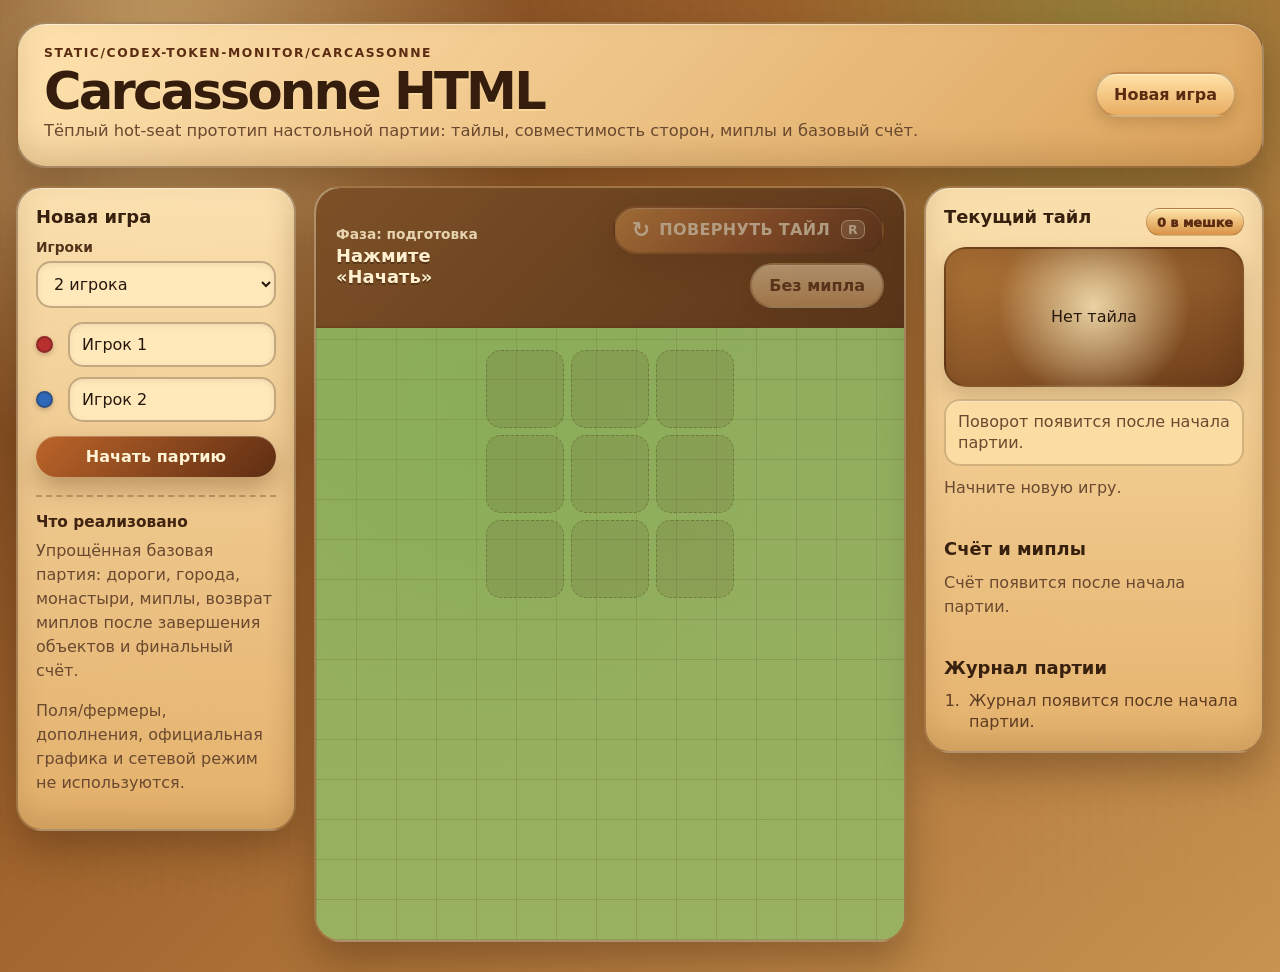
<file: static/codex-token-monitor/carcassonne/index.html>
<!doctype html>
<html lang="ru">
<head>
  <meta charset="utf-8" />
  <meta name="viewport" content="width=device-width, initial-scale=1" />
  <title>Carcassonne HTML Prototype</title>
  <link rel="stylesheet" href="styles.css" />
</head>
<body>
  <div class="app-shell">
    <header class="topbar">
      <div>
        <p class="eyebrow">static/codex-token-monitor/carcassonne</p>
        <h1>Carcassonne HTML</h1>
        <p class="subtitle">Тёплый hot-seat прототип настольной партии: тайлы, совместимость сторон, миплы и базовый счёт.</p>
      </div>
      <button id="new-game-top" class="ghost-button" type="button">Новая игра</button>
    </header>

    <main class="layout">
      <aside class="panel setup-panel" id="setup-panel">
        <h2>Новая игра</h2>
        <label class="field-label" for="player-count">Игроки</label>
        <select id="player-count">
          <option value="2">2 игрока</option>
          <option value="3">3 игрока</option>
          <option value="4">4 игрока</option>
          <option value="5">5 игроков</option>
        </select>
        <div id="player-names" class="player-names"></div>
        <button id="start-game" class="primary-button" type="button">Начать партию</button>

        <section class="rules-note">
          <h3>Что реализовано</h3>
          <p>Упрощённая базовая партия: дороги, города, монастыри, миплы, возврат миплов после завершения объектов и финальный счёт.</p>
          <p>Поля/фермеры, дополнения, официальная графика и сетевой режим не используются.</p>
        </section>
      </aside>

      <section class="board-panel">
        <div class="board-toolbar">
          <div>
            <p class="turn-label" id="phase-label">Фаза: подготовка</p>
            <h2 id="current-player-title">Нажмите «Начать»</h2>
          </div>
          <div class="toolbar-actions">
            <button id="rotate-tile" class="rotate-button" type="button" aria-keyshortcuts="R" title="Повернуть текущий тайл перед размещением: кнопка или клавиша R">
              <span class="rotate-icon" aria-hidden="true">↻</span>
              <span>Повернуть тайл</span>
              <span class="kbd">R</span>
            </button>
            <button id="skip-meeple" class="secondary-button" type="button">Без мипла</button>
          </div>
        </div>

        <div id="board" class="board" aria-label="Игровое поле"></div>
      </section>

      <aside class="panel side-panel">
        <section class="current-tile-card">
          <div class="card-header">
            <h2>Текущий тайл</h2>
            <span id="deck-counter" class="pill">0 в мешке</span>
          </div>
          <div id="current-tile" class="tile-preview" aria-live="polite"></div>
          <div id="rotation-status" class="rotation-status">Поворот появится после начала партии.</div>
          <p id="tile-hint" class="hint">Поверните тайл и выберите подсвеченную клетку.</p>
          <div id="feature-actions" class="feature-actions"></div>
        </section>

        <section class="score-card">
          <h2>Счёт и миплы</h2>
          <div id="scoreboard" class="scoreboard"></div>
        </section>

        <section class="log-card">
          <h2>Журнал партии</h2>
          <ol id="event-log" class="event-log"></ol>
        </section>
      </aside>
    </main>
  </div>

  <script src="game.js"></script>
  <script src="app.js"></script>
</body>
</html>
</file>
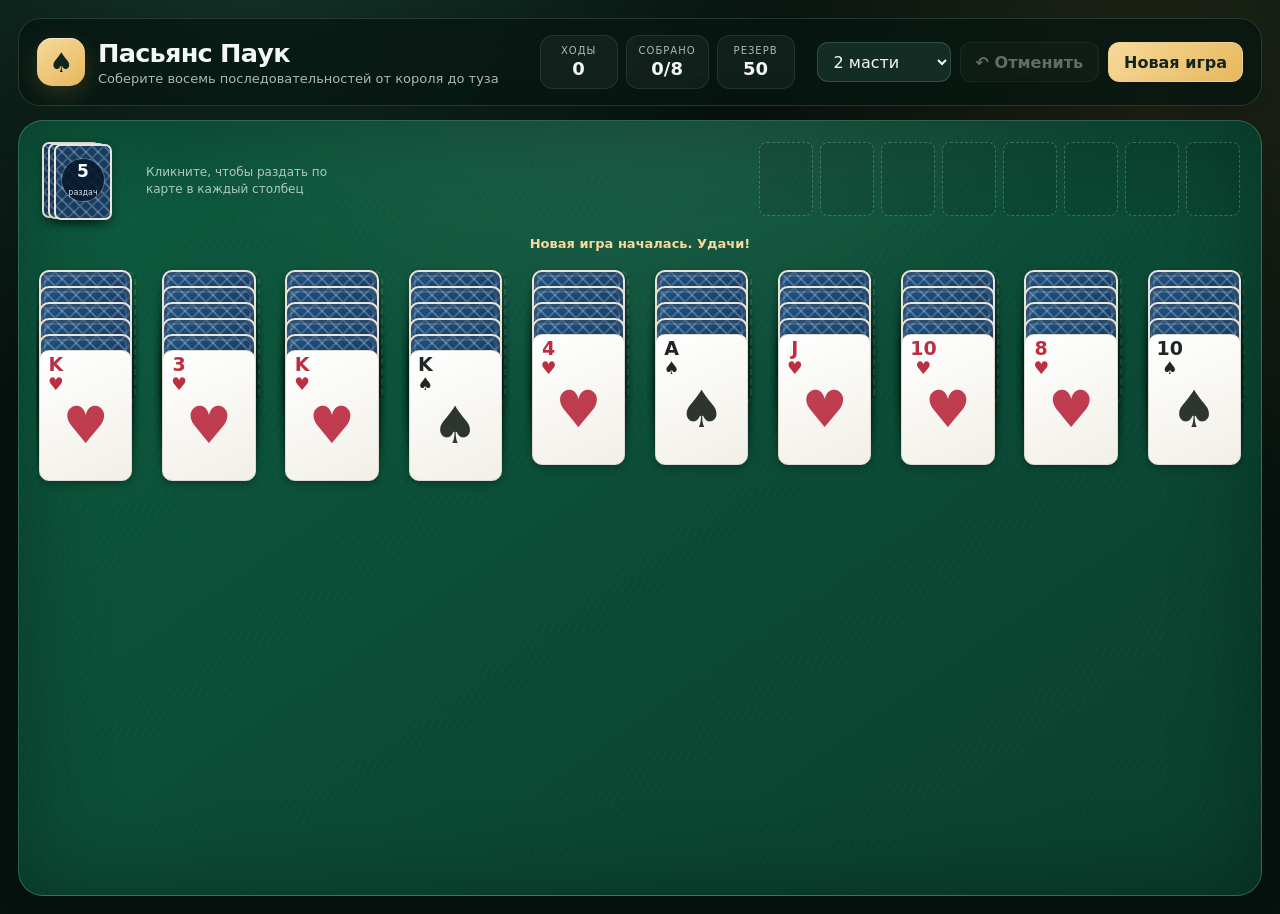
<file: static/codex-token-monitor/zworker-auto-spider-solitaire/index.html>
<!doctype html>
<html lang="ru">
<head>
  <meta charset="utf-8">
  <meta name="viewport" content="width=device-width, initial-scale=1">
  <meta name="color-scheme" content="dark">
  <title>Пасьянс Паук</title>
  <link rel="stylesheet" href="styles.css">
</head>
<body>
  <main class="app-shell">
    <header class="topbar">
      <div class="brand">
        <span class="brand-mark" aria-hidden="true">♠</span>
        <div>
          <h1>Пасьянс Паук</h1>
          <p>Соберите восемь последовательностей от короля до туза</p>
        </div>
      </div>

      <div class="game-stats" aria-label="Статистика игры">
        <div class="stat"><span>Ходы</span><strong id="movesCount">0</strong></div>
        <div class="stat"><span>Собрано</span><strong><span id="completedCount">0</span>/8</strong></div>
        <div class="stat"><span>Резерв</span><strong id="stockCount">50</strong></div>
      </div>

      <div class="toolbar">
        <label class="difficulty-label" for="difficulty">Сложность</label>
        <select id="difficulty" aria-label="Выберите сложность">
          <option value="1">1 масть</option>
          <option value="2" selected>2 масти</option>
          <option value="4">4 масти</option>
        </select>
        <button class="button button-secondary" id="undoButton" type="button" disabled>
          <span aria-hidden="true">↶</span> Отменить
        </button>
        <button class="button button-primary" id="newGameButton" type="button">
          Новая игра
        </button>
      </div>
    </header>

    <section class="game-panel" aria-label="Игровой стол">
      <div class="status-row">
        <div class="stock-area">
          <button id="stockButton" class="stock-stack" type="button" aria-label="Раздать следующий ряд карт">
            <span class="stock-card stock-card-back-3"></span>
            <span class="stock-card stock-card-back-2"></span>
            <span class="stock-card stock-card-back-1"></span>
            <span class="stock-label"><strong id="stockDeals">5</strong><small>раздач</small></span>
          </button>
          <span class="stock-hint">Кликните, чтобы раздать по карте в каждый столбец</span>
        </div>

        <div class="foundation-area" id="foundations" aria-label="Собранные последовательности"></div>
      </div>

      <div id="message" class="message" role="status" aria-live="polite"></div>

      <div class="table-scroll" id="tableScroll">
        <div class="tableau" id="tableau" aria-label="Игровые столбцы"></div>
      </div>
    </section>
  </main>

  <div id="dragLayer" class="drag-layer" aria-hidden="true"></div>

  <dialog id="winDialog" class="win-dialog">
    <div class="win-symbol" aria-hidden="true">♠</div>
    <h2>Пасьянс собран!</h2>
    <p>Вы завершили игру за <strong id="winMoves">0</strong> ходов.</p>
    <button class="button button-primary" id="playAgainButton" type="button">Сыграть ещё</button>
  </dialog>

  <script src="app.js"></script>
</body>
</html>
</file>
<file: static/codex-token-monitor/carcassonne/styles.css>
:root {
  color-scheme: light;
  --bg: #b9854a;
  --bg-deep: #6f431f;
  --paper: #f6dfb5;
  --paper-strong: #f2c986;
  --paper-dark: #d8a35b;
  --ink: #26180d;
  --muted: #6a4930;
  --line: #8f5d2e;
  --accent: #a85622;
  --accent-dark: #5b2b12;
  --accent-bright: #df8c35;
  --good: #24763b;
  --good-glow: rgba(68, 151, 70, 0.34);
  --danger: #9e3026;
  --field: #78a947;
  --field-dark: #4f7b2e;
  --road: #b8793e;
  --road-dark: #815027;
  --city: #b34a3c;
  --city-dark: #763127;
  --monastery: #e6bc63;
  --shadow: 0 18px 40px rgba(50, 25, 6, 0.34);
  --inner-shadow: inset 0 1px 0 rgba(255, 255, 255, 0.45), inset 0 -14px 28px rgba(94, 47, 14, 0.16);
  --tile-size: 78px;
}

* { box-sizing: border-box; }

body {
  margin: 0;
  min-height: 100vh;
  font-family: "Trebuchet MS", Candara, "Segoe UI", system-ui, sans-serif;
  color: var(--ink);
  background:
    radial-gradient(circle at 12% 8%, rgba(255, 224, 153, 0.62), transparent 24rem),
    radial-gradient(circle at 85% 5%, rgba(112, 157, 64, 0.36), transparent 20rem),
    linear-gradient(135deg, #6b3a18 0%, #a0642d 39%, #c79350 100%);
}

body::before {
  content: "";
  position: fixed;
  inset: 0;
  pointer-events: none;
  opacity: 0.18;
  background:
    repeating-linear-gradient(18deg, rgba(255,255,255,0.18) 0, rgba(255,255,255,0.18) 1px, transparent 1px, transparent 12px),
    repeating-linear-gradient(90deg, rgba(38,24,13,0.22) 0, rgba(38,24,13,0.22) 1px, transparent 1px, transparent 16px);
  mix-blend-mode: soft-light;
}

button, input, select { font: inherit; }
button { cursor: pointer; }
button:disabled { cursor: not-allowed; opacity: 0.5; filter: grayscale(0.25); }

.app-shell {
  position: relative;
  z-index: 1;
  width: min(1600px, calc(100vw - 32px));
  margin: 0 auto;
  padding: 22px 0 30px;
}

.topbar {
  display: flex;
  align-items: center;
  justify-content: space-between;
  gap: 18px;
  margin-bottom: 18px;
  padding: 22px 26px;
  border: 2px solid rgba(66, 33, 11, 0.45);
  border-radius: 30px;
  background:
    linear-gradient(135deg, rgba(254, 226, 174, 0.96), rgba(218, 158, 84, 0.92)),
    var(--paper);
  box-shadow: var(--shadow), var(--inner-shadow);
}

h1, h2, h3, p { margin-top: 0; }
h1 {
  margin-bottom: 4px;
  font-size: clamp(2.2rem, 4vw, 4.5rem);
  line-height: 0.94;
  letter-spacing: -0.055em;
  color: #341d0c;
  text-shadow: 0 2px 0 rgba(255, 226, 169, 0.6);
}
h2 { margin-bottom: 12px; font-size: 1.12rem; color: #38200f; }
h3 { margin-bottom: 8px; font-size: 0.96rem; color: #402310; }
.subtitle, .hint, .rules-note p { color: var(--muted); line-height: 1.5; }
.subtitle { margin-bottom: 0; font-size: 1.02rem; }
.eyebrow {
  margin-bottom: 7px;
  color: var(--accent-dark);
  font-size: 0.77rem;
  font-weight: 900;
  letter-spacing: 0.13em;
  text-transform: uppercase;
}

.layout {
  display: grid;
  grid-template-columns: 280px minmax(480px, 1fr) 340px;
  gap: 18px;
  align-items: start;
}
.panel, .board-panel {
  border: 2px solid rgba(70, 35, 12, 0.42);
  border-radius: 26px;
  background:
    linear-gradient(180deg, rgba(255, 230, 181, 0.95), rgba(231, 181, 111, 0.94));
  box-shadow: var(--shadow), var(--inner-shadow);
}
.panel { padding: 18px; }
.board-panel { min-height: 690px; overflow: hidden; }
.side-panel { display: grid; gap: 22px; }

.field-label { display: block; margin-bottom: 6px; color: #54331b; font-weight: 900; font-size: 0.86rem; }
select, input {
  width: 100%;
  border: 2px solid rgba(86, 48, 20, 0.35);
  border-radius: 15px;
  background: #ffe9bb;
  color: var(--ink);
  padding: 11px 12px;
  outline: none;
  box-shadow: inset 0 2px 6px rgba(78, 39, 10, 0.08);
}
input:focus, select:focus { border-color: var(--accent); box-shadow: 0 0 0 4px rgba(223, 140, 53, 0.24); }
.player-names { display: grid; gap: 10px; margin: 14px 0; }
.player-name-row { display: grid; grid-template-columns: 24px 1fr; gap: 8px; align-items: center; }
.player-dot { width: 17px; height: 17px; border-radius: 50%; border: 2px solid rgba(38, 24, 13, 0.28); box-shadow: 0 2px 5px rgba(49,24,7,0.25); }

.primary-button, .secondary-button, .ghost-button, .rotate-button {
  border: 0;
  border-radius: 999px;
  padding: 11px 17px;
  font-weight: 900;
  transition: transform 120ms ease, box-shadow 120ms ease, background 120ms ease, filter 120ms ease;
}
.primary-button {
  width: 100%;
  color: #fff4d6;
  background: linear-gradient(135deg, #bb6429, #5f2e13);
  box-shadow: 0 12px 24px rgba(80, 39, 10, 0.32), inset 0 1px 0 rgba(255,255,255,0.25);
}
.secondary-button, .ghost-button {
  border: 2px solid rgba(84, 43, 16, 0.26);
  color: var(--accent-dark);
  background: linear-gradient(180deg, #ffe2a7, #e9ad62);
  box-shadow: inset 0 1px 0 rgba(255,255,255,0.42), 0 7px 14px rgba(74, 37, 12, 0.18);
}
.ghost-button { white-space: nowrap; }
.rotate-button {
  display: inline-flex;
  align-items: center;
  gap: 9px;
  min-height: 48px;
  border: 2px solid rgba(70, 32, 9, 0.38);
  color: #fff7dc;
  background: linear-gradient(135deg, #e18d2f 0%, #a94e1e 52%, #5c2a10 100%);
  box-shadow: 0 13px 26px rgba(75, 34, 8, 0.34), inset 0 1px 0 rgba(255,255,255,0.32);
  text-transform: uppercase;
  letter-spacing: 0.02em;
}
.rotate-icon { font-size: 1.35rem; line-height: 1; }
.primary-button:not(:disabled):hover, .secondary-button:not(:disabled):hover, .ghost-button:not(:disabled):hover, .rotate-button:not(:disabled):hover {
  transform: translateY(-1px);
  box-shadow: 0 14px 25px rgba(76, 36, 10, 0.28), inset 0 1px 0 rgba(255,255,255,0.34);
  filter: saturate(1.05);
}
.rotate-button.just-rotated .rotate-icon { animation: spinIcon 260ms ease-out; }
.kbd {
  display: inline-grid;
  place-items: center;
  min-width: 1.55em;
  height: 1.55em;
  margin-left: 2px;
  padding: 1px 6px;
  border: 1px solid rgba(255, 239, 196, 0.7);
  border-radius: 7px;
  background: rgba(255, 244, 218, 0.22);
  font-size: 0.78em;
  box-shadow: inset 0 -1px 0 rgba(65, 31, 8, 0.28);
}

.rules-note { margin-top: 18px; padding-top: 16px; border-top: 2px dashed rgba(88, 47, 18, 0.3); }

.board-toolbar {
  display: flex;
  align-items: center;
  justify-content: space-between;
  gap: 14px;
  padding: 18px 20px;
  border-bottom: 2px solid rgba(72, 36, 12, 0.28);
  background:
    linear-gradient(135deg, rgba(117, 72, 31, 0.94), rgba(82, 45, 18, 0.95));
  color: #fff1cf;
}
.board-toolbar h2, .board-toolbar .turn-label { color: #fff1cf; }
.turn-label { margin-bottom: 3px; font-weight: 900; font-size: 0.86rem; opacity: 0.82; }
#current-player-title { margin-bottom: 0; text-shadow: 0 2px 0 rgba(39, 18, 4, 0.38); }
.toolbar-actions { display: flex; flex-wrap: wrap; gap: 9px; justify-content: flex-end; }

.board {
  display: grid;
  gap: 7px;
  padding: 22px;
  overflow: auto;
  min-height: 612px;
  align-content: start;
  justify-content: center;
  background:
    radial-gradient(circle at 30% 20%, rgba(125, 171, 78, 0.34), transparent 18rem),
    linear-gradient(rgba(72, 105, 45, 0.18), rgba(80, 49, 21, 0.08)),
    repeating-linear-gradient(0deg, rgba(76,44,16,0.16) 0, rgba(76,44,16,0.16) 1px, transparent 1px, transparent 40px),
    repeating-linear-gradient(90deg, rgba(76,44,16,0.14) 0, rgba(76,44,16,0.14) 1px, transparent 1px, transparent 40px),
    #9fbc67;
}
.board.valids-updated .board-cell.valid { animation: validFlash 420ms ease-out; }

.board-cell {
  width: var(--tile-size);
  height: var(--tile-size);
  border: 1px dashed rgba(55, 31, 11, 0.28);
  border-radius: 15px;
  background: rgba(82, 58, 27, 0.12);
  position: relative;
}
.board-cell.valid {
  border: 3px solid rgba(28, 100, 42, 0.86);
  background: linear-gradient(135deg, rgba(255,255,255,0.16), rgba(43, 126, 51, 0.23));
  box-shadow: 0 0 0 3px rgba(247, 223, 159, 0.36), 0 8px 18px rgba(29, 83, 31, 0.22);
}
.board-cell.valid::after {
  content: "+";
  position: absolute;
  inset: 0;
  display: grid;
  place-items: center;
  color: #145d29;
  font-size: 1.55rem;
  font-weight: 1000;
  text-shadow: 0 1px 0 rgba(255,255,255,0.8);
}
.board-cell.valid:hover { outline: 5px solid rgba(246, 219, 142, 0.46); }
.board-cell.occupied { border: 0; background: transparent; box-shadow: none; }

.tile-preview {
  min-height: 140px;
  display: grid;
  place-items: center;
  margin: 8px 0 12px;
  border-radius: 22px;
  background:
    radial-gradient(circle at 50% 42%, rgba(255, 240, 194, 0.8), transparent 6rem),
    linear-gradient(160deg, #b57939, #6c3d1a);
  border: 2px solid rgba(64, 32, 11, 0.38);
  box-shadow: inset 0 10px 28px rgba(54, 25, 8, 0.22), 0 10px 20px rgba(54, 25, 8, 0.18);
}
.tile-preview.preview-rotated .tile.large { animation: tilePop 260ms ease-out; }
.tile {
  width: var(--tile-size);
  height: var(--tile-size);
  position: relative;
  overflow: hidden;
  border: 3px solid rgba(50, 27, 10, 0.76);
  border-radius: 15px;
  background: var(--field);
  box-shadow: 0 10px 18px rgba(42, 21, 6, 0.38), inset 0 0 0 1px rgba(255,255,255,0.24);
  isolation: isolate;
}
.tile.large { --tile-size: 108px; border-radius: 20px; }
.tile-art {
  position: absolute;
  inset: 0;
  display: block;
  border-radius: inherit;
  overflow: hidden;
  background:
    radial-gradient(circle at 25% 20%, rgba(255,255,255,0.18), transparent 1.6rem),
    linear-gradient(135deg, var(--field), var(--field-dark));
  transform: rotate(var(--tile-rotation));
  transform-origin: center;
  transition: transform 180ms ease-out;
}
.tile-art::before {
  content: "";
  position: absolute;
  inset: 0;
  z-index: 0;
  opacity: 0.22;
  background:
    radial-gradient(circle at 20% 75%, rgba(255,255,255,0.32) 0 3px, transparent 4px),
    radial-gradient(circle at 75% 30%, rgba(39, 86, 35, 0.22) 0 4px, transparent 5px),
    radial-gradient(circle at 55% 70%, rgba(39, 86, 35, 0.18) 0 3px, transparent 4px);
}
.tile-edge { position: absolute; z-index: 1; }
.tile-edge.n { inset: 0 25% auto 25%; height: 32%; border-radius: 0 0 13px 13px; }
.tile-edge.e { inset: 25% 0 25% auto; width: 32%; border-radius: 13px 0 0 13px; }
.tile-edge.s { inset: auto 25% 0 25%; height: 32%; border-radius: 13px 13px 0 0; }
.tile-edge.w { inset: 25% auto 25% 0; width: 32%; border-radius: 0 13px 13px 0; }
.edge-F { background: linear-gradient(135deg, var(--field), var(--field-dark)); }
.edge-R { background: linear-gradient(135deg, #d6a35d, var(--road) 55%, var(--road-dark)); }
.edge-R::after {
  content: "";
  position: absolute;
  inset: 42% 0 auto 0;
  height: 3px;
  background: rgba(82, 48, 22, 0.32);
}
.tile-edge.e.edge-R::after, .tile-edge.w.edge-R::after { inset: 0 auto 0 42%; width: 3px; height: auto; }
.edge-C {
  background:
    repeating-linear-gradient(45deg, rgba(255, 226, 187, 0.17) 0 6px, transparent 6px 12px),
    linear-gradient(135deg, #cf6554, var(--city) 58%, var(--city-dark));
}
.tile-core {
  position: absolute;
  inset: 27%;
  z-index: 2;
  display: grid;
  place-items: center;
  border-radius: 999px;
  color: #2a170a;
  font-size: calc(var(--tile-size) * 0.27);
  font-weight: 1000;
  text-shadow: 0 1px 0 rgba(255,255,255,0.44);
  box-shadow: inset 0 1px 0 rgba(255,255,255,0.38), 0 2px 5px rgba(45, 22, 7, 0.2);
}
.core-F { background: rgba(126, 172, 72, 0.7); }
.core-R { background: linear-gradient(135deg, #d6a35d, var(--road)); }
.core-C { background: linear-gradient(135deg, #d46c5a, var(--city)); }
.core-M { background: linear-gradient(135deg, #ffe3a1, var(--monastery)); border: 2px solid rgba(80, 40, 13, 0.35); }
.core-X { background: #d5a96b; }
.tile-shield {
  position: absolute;
  z-index: 5;
  right: 7px;
  top: 7px;
  width: 19px;
  height: 22px;
  display: grid;
  place-items: center;
  border-radius: 8px 8px 12px 12px;
  background: linear-gradient(180deg, #ffe07a, #c58a24);
  border: 1px solid rgba(63, 31, 9, 0.45);
  color: #4c260a;
  font-size: 0.72rem;
  font-weight: 1000;
  box-shadow: 0 2px 5px rgba(50,24,7,0.28);
}
.rotation-compass {
  position: absolute;
  z-index: 6;
  left: 50%;
  top: 4px;
  transform: translateX(-50%);
  color: rgba(255, 246, 222, 0.92);
  font-size: 0.76rem;
  line-height: 1;
  text-shadow: 0 1px 2px rgba(37, 18, 5, 0.55);
  pointer-events: none;
}
.rotation-badge {
  position: absolute;
  z-index: 8;
  right: 6px;
  bottom: 6px;
  min-width: 34px;
  padding: 3px 6px;
  border-radius: 999px;
  color: #fff4d6;
  background: rgba(48, 24, 8, 0.72);
  border: 1px solid rgba(255, 239, 196, 0.28);
  font-size: 0.74rem;
  font-weight: 900;
  text-align: center;
}
.meeple {
  position: absolute;
  z-index: 9;
  left: 50%;
  top: 50%;
  transform: translate(-50%, -50%);
  width: 21px;
  height: 21px;
  border-radius: 50% 50% 42% 42%;
  border: 2px solid rgba(255,248,225,0.95);
  box-shadow: 0 3px 8px rgba(0,0,0,0.38);
}
.meeple::after {
  content: "";
  position: absolute;
  left: 50%;
  top: -7px;
  transform: translateX(-50%);
  width: 12px;
  height: 12px;
  border-radius: 50%;
  background: inherit;
  border: inherit;
  border-bottom: 0;
}
.coord {
  position: absolute;
  left: 6px;
  bottom: 4px;
  z-index: 10;
  color: rgba(255, 247, 224, 0.92);
  background: rgba(44, 23, 8, 0.5);
  padding: 1px 4px;
  border-radius: 999px;
  font-size: 0.6rem;
  font-weight: 900;
}

.card-header { display: flex; align-items: center; justify-content: space-between; gap: 8px; }
.pill {
  display: inline-flex;
  align-items: center;
  min-height: 28px;
  padding: 3px 10px;
  border-radius: 999px;
  background: linear-gradient(180deg, #ffe4a7, #d89246);
  border: 1px solid rgba(83, 43, 16, 0.26);
  color: var(--accent-dark);
  font-size: 0.8rem;
  font-weight: 1000;
  box-shadow: inset 0 1px 0 rgba(255,255,255,0.38);
}
.rotation-status {
  display: grid;
  gap: 4px;
  margin: 0 0 10px;
  padding: 10px 12px;
  border: 2px solid rgba(84, 43, 16, 0.24);
  border-radius: 16px;
  background: rgba(255, 227, 170, 0.72);
  color: var(--muted);
  line-height: 1.35;
  box-shadow: inset 0 1px 0 rgba(255,255,255,0.34);
}
.rotation-status strong { color: #3c210f; font-size: 1.02rem; }
.rotation-status span { font-weight: 900; color: #315d2b; }
.rotation-status small { color: #6e4729; }
.feature-actions { display: grid; gap: 8px; }
.feature-actions button { width: 100%; text-align: left; }
.feature-button span { color: #6e4729; font-size: 0.82rem; line-height: 1.3; }

.scoreboard { display: grid; gap: 10px; }
.score-row {
  display: grid;
  grid-template-columns: 21px 1fr auto;
  align-items: center;
  gap: 8px;
  padding: 11px;
  border: 2px solid rgba(85, 45, 18, 0.25);
  border-radius: 16px;
  background: linear-gradient(180deg, #ffe5ad, #efbd74);
  box-shadow: inset 0 1px 0 rgba(255,255,255,0.38), 0 5px 12px rgba(61, 30, 9, 0.12);
}
.score-row.active {
  outline: 4px solid rgba(43, 110, 48, 0.22);
  border-color: rgba(43, 110, 48, 0.58);
  background: linear-gradient(180deg, #ffe9b9, #e7c16c);
}
.score-name { font-weight: 950; }
.score-meta { color: var(--muted); font-size: 0.8rem; }
.score-points {
  min-width: 42px;
  padding: 4px 8px;
  border-radius: 999px;
  color: #fff5dd;
  background: linear-gradient(135deg, #7e4319, #3e1d0a);
  font-size: 1.38rem;
  font-weight: 1000;
  text-align: center;
  box-shadow: inset 0 1px 0 rgba(255,255,255,0.22);
}

.event-log {
  display: grid;
  gap: 8px;
  max-height: 292px;
  overflow: auto;
  margin: 0;
  padding-left: 21px;
  color: #5e3c24;
}
.event-log li { padding-left: 4px; line-height: 1.35; }
.event-log strong { color: var(--ink); }
.fatal-error { margin: 40px auto; max-width: 720px; padding: 24px; border-radius: 20px; background: #ffe2a7; color: #3c210f; }

@keyframes spinIcon { from { transform: rotate(0); } to { transform: rotate(180deg); } }
@keyframes tilePop {
  0% { transform: scale(0.92); }
  65% { transform: scale(1.05); }
  100% { transform: scale(1); }
}
@keyframes validFlash {
  0% { box-shadow: 0 0 0 0 rgba(255, 234, 151, 0.72), 0 0 0 0 var(--good-glow); }
  100% { box-shadow: 0 0 0 6px rgba(255, 234, 151, 0), 0 0 0 12px rgba(68, 151, 70, 0); }
}

@media (max-width: 1220px) {
  .layout { grid-template-columns: 260px minmax(460px, 1fr); }
  .side-panel { grid-column: 1 / -1; grid-template-columns: repeat(3, minmax(0, 1fr)); }
}

@media (max-width: 860px) {
  .app-shell { width: min(100vw - 18px, 760px); padding-top: 10px; }
  .topbar, .board-toolbar { align-items: stretch; flex-direction: column; }
  .layout, .side-panel { grid-template-columns: 1fr; }
  .board-panel { min-height: 510px; }
  .board { justify-content: start; }
  .toolbar-actions { justify-content: stretch; }
  .rotate-button, .secondary-button { justify-content: center; }
  :root { --tile-size: 68px; }
}
</file>
<file: static/codex-token-monitor/zworker-auto-spider-solitaire/styles.css>
:root {
  --bg: #07130f;
  --panel: rgba(10, 33, 25, 0.9);
  --panel-border: rgba(190, 231, 209, 0.16);
  --felt: #0d5a3f;
  --felt-dark: #093e2d;
  --text: #f4f7f5;
  --muted: #a9bdb4;
  --gold: #e6b85c;
  --gold-light: #f7d99a;
  --danger: #d95668;
  --card-width: clamp(70px, 7.3vw, 104px);
  --card-height: calc(var(--card-width) * 1.4);
  --card-gap: clamp(10px, 1.3vw, 20px);
  --face-step: clamp(27px, 3vw, 38px);
  --back-step: clamp(12px, 1.5vw, 18px);
  font-family: Inter, ui-sans-serif, system-ui, -apple-system, BlinkMacSystemFont, "Segoe UI", sans-serif;
}

* { box-sizing: border-box; }

html, body { min-height: 100%; }

body {
  margin: 0;
  color: var(--text);
  background:
    radial-gradient(circle at 20% -10%, rgba(64, 165, 123, 0.24), transparent 34rem),
    radial-gradient(circle at 90% 10%, rgba(212, 168, 79, 0.12), transparent 28rem),
    var(--bg);
  overflow-x: hidden;
}

button, select { font: inherit; }
button { color: inherit; }

.app-shell {
  width: min(1600px, 100%);
  min-height: 100vh;
  margin: 0 auto;
  padding: 18px;
}

.topbar {
  display: grid;
  grid-template-columns: minmax(260px, 1fr) auto auto;
  align-items: center;
  gap: 22px;
  padding: 16px 18px;
  margin-bottom: 14px;
  border: 1px solid var(--panel-border);
  border-radius: 22px;
  background: rgba(7, 22, 17, 0.78);
  box-shadow: 0 18px 50px rgba(0, 0, 0, 0.22);
  backdrop-filter: blur(14px);
}

.brand { display: flex; align-items: center; gap: 13px; min-width: 0; }
.brand-mark {
  display: grid;
  place-items: center;
  width: 48px;
  height: 48px;
  flex: 0 0 auto;
  border-radius: 15px;
  color: #10251c;
  background: linear-gradient(145deg, var(--gold-light), var(--gold));
  box-shadow: inset 0 1px 0 rgba(255,255,255,.5), 0 8px 24px rgba(230,184,92,.17);
  font-size: 27px;
}

h1 { margin: 0; font-size: clamp(20px, 2vw, 28px); letter-spacing: -0.03em; }
.brand p { margin: 3px 0 0; color: var(--muted); font-size: 13px; }

.game-stats { display: flex; gap: 8px; }
.stat {
  min-width: 78px;
  padding: 9px 12px;
  border: 1px solid rgba(255,255,255,.09);
  border-radius: 13px;
  background: rgba(255,255,255,.045);
  text-align: center;
}
.stat span { display: block; color: var(--muted); font-size: 10px; text-transform: uppercase; letter-spacing: .1em; }
.stat strong { display: block; margin-top: 2px; font-size: 18px; }
.stat strong span { display: inline; color: inherit; font-size: inherit; letter-spacing: inherit; text-transform: none; }

.toolbar { display: flex; align-items: center; justify-content: flex-end; gap: 9px; flex-wrap: wrap; }
.difficulty-label { position: absolute; width: 1px; height: 1px; overflow: hidden; clip: rect(0 0 0 0); }
select, .button {
  min-height: 40px;
  border: 1px solid rgba(255,255,255,.14);
  border-radius: 11px;
}
select {
  padding: 0 34px 0 12px;
  color: var(--text);
  background: #142d24;
  cursor: pointer;
}
select option { background: #142d24; }

.button {
  padding: 0 15px;
  font-weight: 700;
  cursor: pointer;
  transition: transform .15s ease, border-color .15s ease, background .15s ease, opacity .15s ease;
}
.button:hover:not(:disabled) { transform: translateY(-1px); }
.button:active:not(:disabled) { transform: translateY(0); }
.button:focus-visible, select:focus-visible, .stock-stack:focus-visible, .card:focus-visible {
  outline: 3px solid rgba(247,217,154,.55);
  outline-offset: 3px;
}
.button:disabled { opacity: .38; cursor: not-allowed; }
.button-primary { color: #15241d; border-color: #efcf91; background: linear-gradient(135deg, var(--gold-light), var(--gold)); }
.button-secondary { background: rgba(255,255,255,.055); }

.game-panel {
  position: relative;
  min-height: calc(100vh - 124px);
  padding: 17px;
  overflow: hidden;
  border: 1px solid rgba(210, 239, 224, .18);
  border-radius: 25px;
  background:
    radial-gradient(circle at 50% -30%, rgba(255,255,255,.12), transparent 45%),
    repeating-linear-gradient(120deg, rgba(255,255,255,.012) 0 2px, transparent 2px 7px),
    linear-gradient(145deg, var(--felt), var(--felt-dark));
  box-shadow: inset 0 0 90px rgba(0,0,0,.32), 0 25px 65px rgba(0,0,0,.25);
}

.status-row {
  display: flex;
  align-items: flex-start;
  justify-content: space-between;
  min-height: 102px;
  padding: 4px 4px 12px;
  gap: 20px;
}

.stock-area { display: flex; align-items: center; gap: 18px; }
.stock-stack {
  position: relative;
  width: 88px;
  height: 78px;
  padding: 0;
  border: 0;
  background: transparent;
  cursor: pointer;
}
.stock-stack:disabled { cursor: not-allowed; opacity: .45; }
.stock-card {
  position: absolute;
  width: 58px;
  height: 76px;
  border: 2px solid #e8e5dc;
  border-radius: 7px;
  background:
    linear-gradient(45deg, transparent 44%, rgba(255,255,255,.22) 45% 55%, transparent 56%),
    linear-gradient(-45deg, transparent 44%, rgba(255,255,255,.16) 45% 55%, transparent 56%),
    #173c61;
  background-size: 12px 12px;
  box-shadow: 0 4px 10px rgba(0,0,0,.28);
}
.stock-card-back-3 { left: 2px; top: 0; }
.stock-card-back-2 { left: 8px; top: 1px; }
.stock-card-back-1 { left: 14px; top: 2px; }
.stock-label {
  position: absolute;
  z-index: 2;
  left: 22px;
  top: 17px;
  display: grid;
  place-items: center;
  width: 42px;
  height: 42px;
  border-radius: 50%;
  color: #fff;
  background: rgba(5,23,41,.86);
  box-shadow: 0 0 0 1px rgba(255,255,255,.25);
}
.stock-label strong { line-height: 1; font-size: 17px; }
.stock-label small { font-size: 8px; color: #d4e2ef; }
.stock-hint { max-width: 190px; color: rgba(237,247,241,.72); font-size: 12px; line-height: 1.4; }

.foundation-area { display: flex; flex-direction: row-reverse; gap: 7px; min-height: 78px; }
.foundation-slot {
  position: relative;
  width: 54px;
  height: 74px;
  border: 1px dashed rgba(255,255,255,.22);
  border-radius: 8px;
  background: rgba(0,0,0,.08);
}
.foundation-slot.filled {
  border-style: solid;
  border-color: #e7e4db;
  background: #f7f5ee;
  box-shadow: 0 5px 13px rgba(0,0,0,.26);
}
.foundation-slot.filled::before,
.foundation-slot.filled::after { content: "♠"; position: absolute; color: #1d2521; }
.foundation-slot.filled::before { top: 3px; left: 6px; font-size: 14px; }
.foundation-slot.filled::after { inset: 0; display: grid; place-items: center; font-size: 31px; }
.foundation-slot .foundation-rank { position: absolute; top: 2px; right: 5px; z-index: 1; color: #222; font-weight: 800; font-size: 11px; }

.message {
  min-height: 28px;
  margin: -4px 0 2px;
  text-align: center;
  color: var(--gold-light);
  font-size: 13px;
  font-weight: 650;
  opacity: 0;
  transition: opacity .18s ease;
}
.message.visible { opacity: 1; }
.message.error { color: #ffd1d8; }

.table-scroll { overflow-x: auto; overflow-y: hidden; padding: 4px 3px 24px; scrollbar-color: rgba(255,255,255,.25) transparent; }
.tableau {
  display: grid;
  grid-template-columns: repeat(10, var(--card-width));
  gap: var(--card-gap);
  width: max-content;
  min-width: 100%;
  min-height: 560px;
  justify-content: space-between;
}

.pile {
  position: relative;
  min-height: var(--card-height);
  border-radius: 10px;
  transition: background .14s ease, box-shadow .14s ease;
}
.pile::before {
  content: "";
  position: absolute;
  inset: 0 auto auto 0;
  width: var(--card-width);
  height: var(--card-height);
  border: 2px dashed rgba(255,255,255,.12);
  border-radius: 10px;
  background: rgba(0,0,0,.055);
}
.pile.valid-target::before {
  border-color: rgba(247,217,154,.88);
  background: rgba(247,217,154,.12);
  box-shadow: 0 0 0 4px rgba(247,217,154,.09), 0 0 25px rgba(230,184,92,.2);
}
.pile.invalid-target::before { border-color: rgba(217,86,104,.55); }

.card {
  position: absolute;
  left: 0;
  width: var(--card-width);
  height: var(--card-height);
  padding: 0;
  overflow: hidden;
  border-radius: 10px;
  user-select: none;
  touch-action: none;
  transition: transform .12s ease, filter .12s ease, box-shadow .12s ease;
}
.card.face-down {
  border: 2px solid #e9e6dc;
  background:
    linear-gradient(45deg, transparent 45%, rgba(255,255,255,.22) 46% 54%, transparent 55%),
    linear-gradient(-45deg, transparent 45%, rgba(255,255,255,.17) 46% 54%, transparent 55%),
    linear-gradient(135deg, #1e507f, #102f53);
  background-size: 14px 14px, 14px 14px, auto;
  box-shadow: 0 3px 7px rgba(0,0,0,.3), inset 0 0 0 3px rgba(8,22,41,.28), inset 0 0 0 5px rgba(255,255,255,.12);
}
.card.face-up {
  border: 1px solid #dedbd2;
  color: #1f2723;
  background: linear-gradient(155deg, #fff, #f1efe7);
  box-shadow: 0 3px 7px rgba(0,0,0,.27), inset 0 1px 0 #fff;
  cursor: grab;
}
.card.face-up:active { cursor: grabbing; }
.card.red { color: #bb2f42; }
.card.movable:hover { transform: translateY(-3px); filter: brightness(1.04); }
.card.selected { box-shadow: 0 0 0 4px var(--gold-light), 0 8px 18px rgba(0,0,0,.32); transform: translateY(-4px); }
.card.drag-source { opacity: .18; }
.card.shake { animation: shake .28s ease; }

.card-corner {
  position: absolute;
  left: 8px;
  top: 5px;
  display: flex;
  flex-direction: column;
  align-items: center;
  font-weight: 800;
  line-height: .92;
  font-size: clamp(13px, 1.55vw, 19px);
}
.card-corner .suit { margin-top: 3px; font-size: .92em; }
.card-center {
  position: absolute;
  inset: 0;
  display: grid;
  place-items: center;
  padding-top: 20%;
  font-size: clamp(30px, 4vw, 52px);
  opacity: .93;
}

.drag-layer { position: fixed; inset: 0; z-index: 999; pointer-events: none; }
.drag-ghost {
  position: fixed;
  width: var(--card-width);
  filter: drop-shadow(0 18px 18px rgba(0,0,0,.38));
  transform: rotate(1.5deg);
}
.drag-ghost .card { position: absolute; left: 0; }

.deal-animation { animation: dealIn .22s ease both; }
.complete-pop { animation: completePop .38s ease; }

.win-dialog {
  width: min(410px, calc(100% - 32px));
  padding: 30px;
  border: 1px solid rgba(255,255,255,.16);
  border-radius: 24px;
  color: var(--text);
  background: linear-gradient(145deg, #183b2d, #0b241b);
  box-shadow: 0 35px 90px rgba(0,0,0,.55);
  text-align: center;
}
.win-dialog::backdrop { background: rgba(0,8,5,.72); backdrop-filter: blur(6px); }
.win-dialog h2 { margin: 7px 0 8px; font-size: 30px; }
.win-dialog p { margin: 0 0 24px; color: var(--muted); }
.win-symbol { margin: auto; display: grid; place-items: center; width: 76px; height: 76px; border-radius: 50%; color: #14271e; background: linear-gradient(145deg, var(--gold-light), var(--gold)); font-size: 43px; }

@keyframes shake { 0%,100%{transform:translateX(0)} 30%{transform:translateX(-6px)} 70%{transform:translateX(6px)} }
@keyframes dealIn { from{opacity:0; transform:translate(-55px,-65px) rotate(-8deg)} to{opacity:1; transform:none} }
@keyframes completePop { 50%{transform:translateY(-8px) scale(1.04); filter:brightness(1.16)} }

@media (max-width: 1120px) {
  .topbar { grid-template-columns: 1fr auto; }
  .game-stats { order: 3; grid-column: 1 / -1; justify-content: center; }
  .stat { min-width: 104px; }
}

@media (max-width: 720px) {
  :root { --card-width: 74px; --card-gap: 10px; --face-step: 28px; --back-step: 13px; }
  .app-shell { padding: 8px; }
  .topbar { grid-template-columns: 1fr; gap: 12px; border-radius: 17px; padding: 13px; }
  .brand p { display: none; }
  .toolbar { justify-content: stretch; }
  .toolbar > * { flex: 1 1 auto; }
  .game-stats { grid-column: auto; order: initial; }
  .stat { min-width: 0; flex: 1; }
  .game-panel { min-height: calc(100vh - 240px); border-radius: 18px; padding: 10px; }
  .status-row { min-height: 90px; }
  .stock-hint { display: none; }
  .foundation-area { gap: 4px; }
  .foundation-slot { width: 36px; height: 50px; }
  .foundation-slot.filled::after { font-size: 22px; }
  .foundation-slot.filled::before { display: none; }
  .tableau { justify-content: start; min-height: 520px; }
}

@media (prefers-reduced-motion: reduce) {
  *, *::before, *::after { animation-duration: .01ms !important; animation-iteration-count: 1 !important; transition-duration: .01ms !important; }
}
</file>
